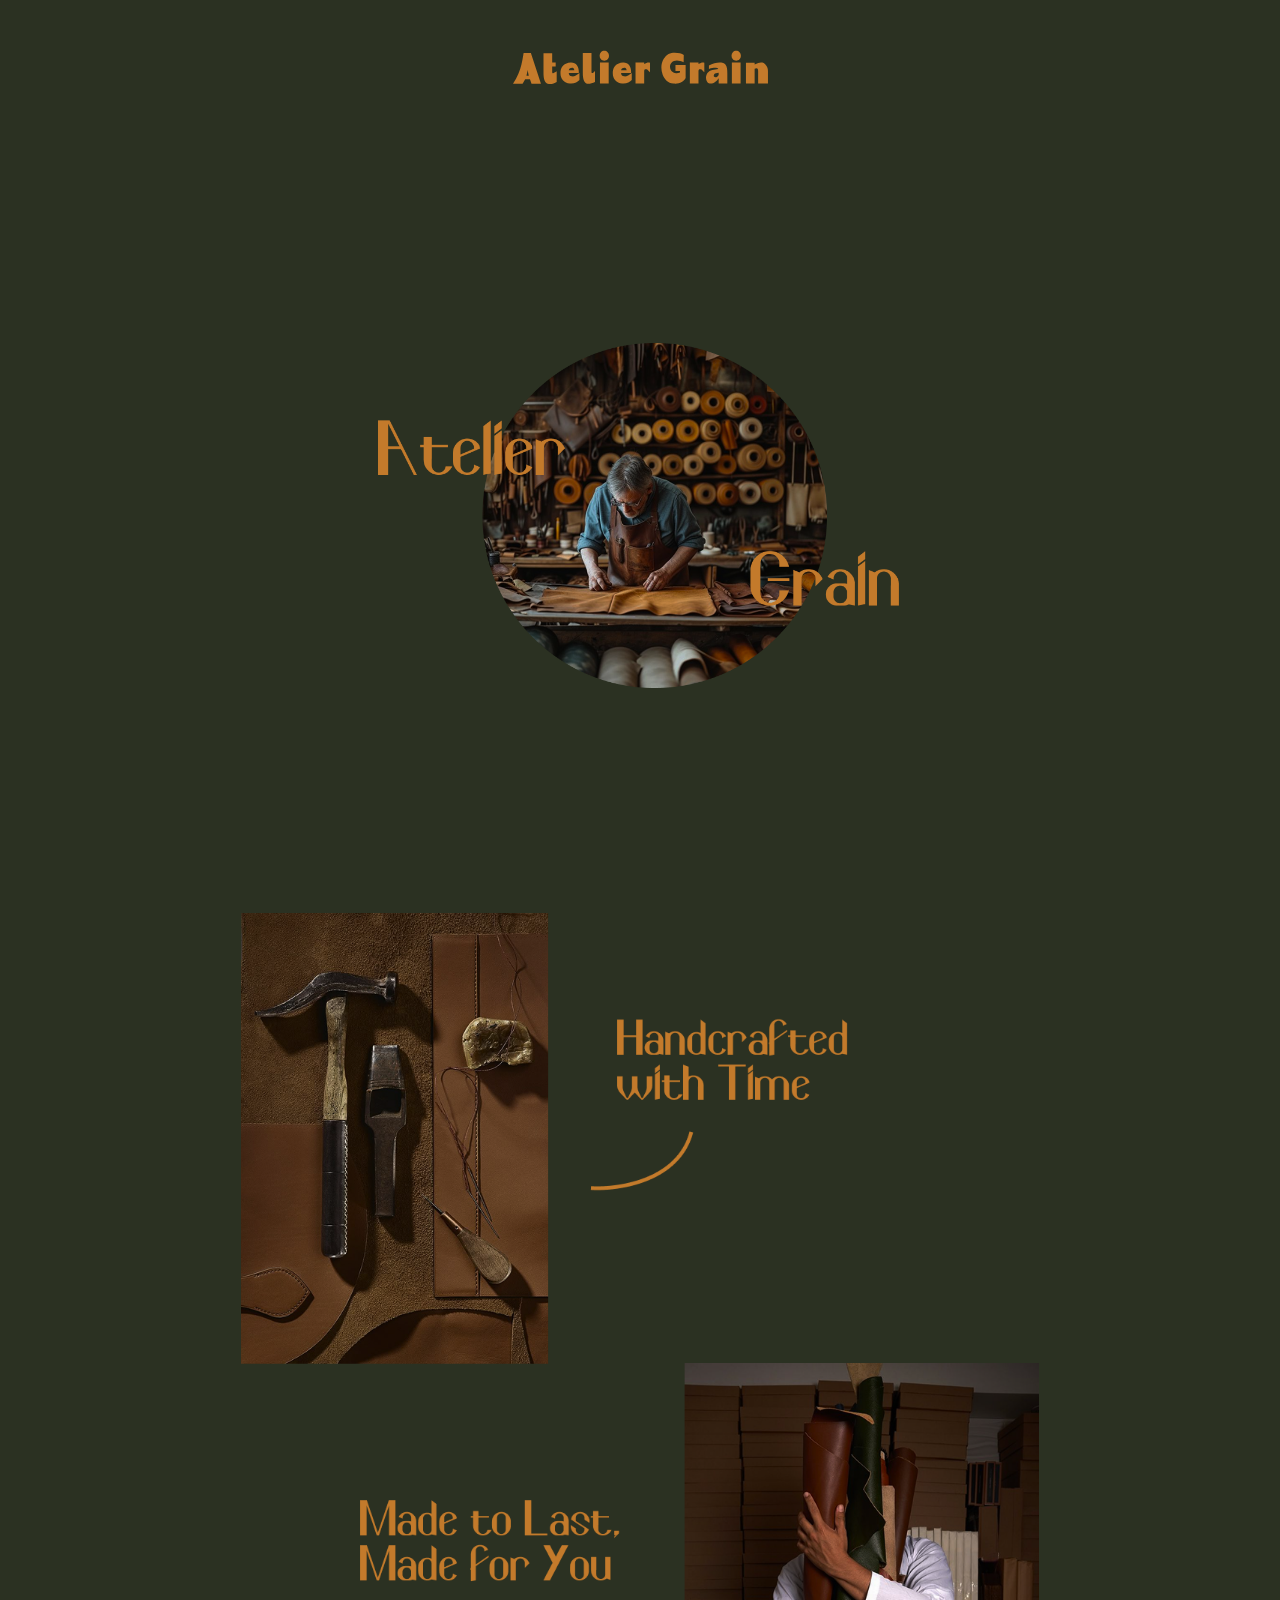
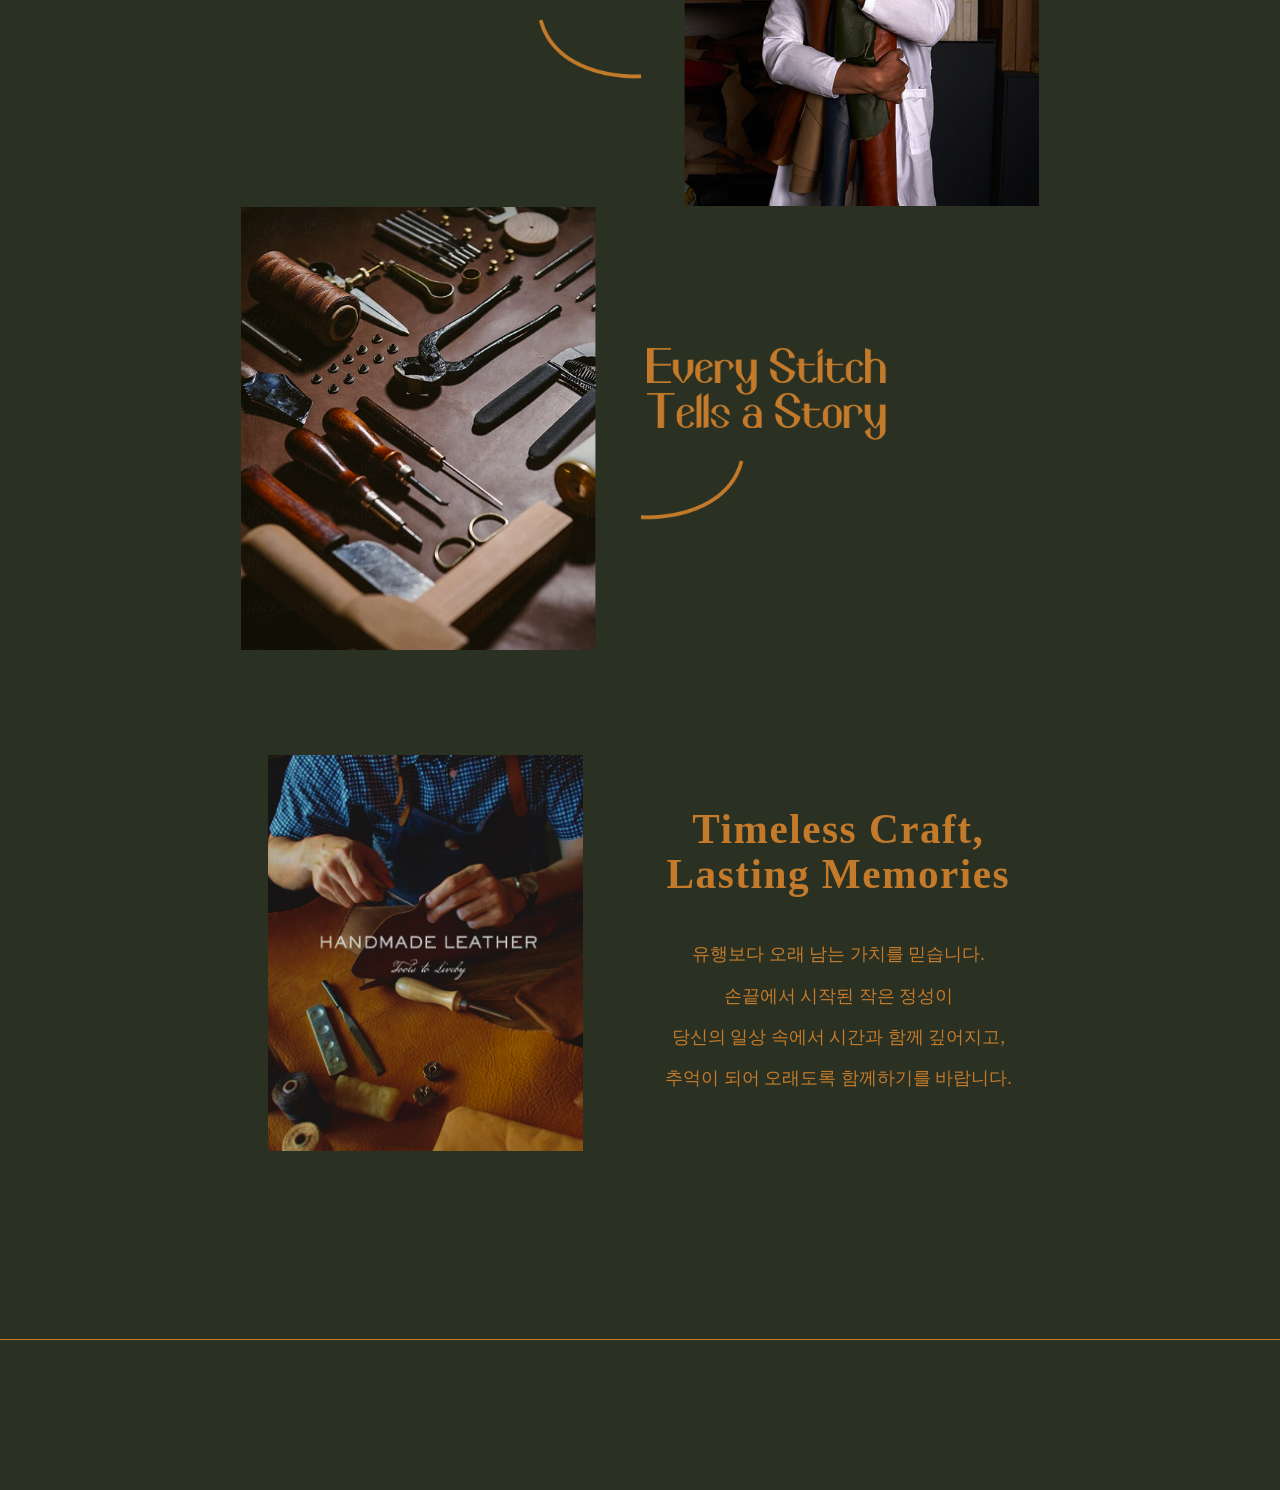
<file: index.html>
<!DOCTYPE html>
<html lang="ko">
<head>
    <meta charset="UTF-8">
    <meta name="viewport" content="width=device-width, initial-scale=1.0">
    <title>가죽공방</title>
    <link rel="stylesheet" href="style.css">
   
    

</head>
<body>
 <div class="wrap">
  <header>
  <a href="index.html" class="logo">
    <img src="Atelier Grain.svg" alt="Atelier Grain">
  </a>

  <nav class="nav">
    <ul class="nav-list">
      <li class="dropdown">
            <a href="index.html">HOME</a>

            <ul class="sub-menu">
                <li><a>메인 비주얼</a></li>
                <li><a>브랜드 한 줄 소개</a></li>
                
            </ul>
        </li>
      <li class="dropdown">
            <a href="COLLECTION.html">COLLECTION</a>

            <ul class="sub-menu">
                <li><a>가방</a></li>
                <li><a>카드지갑</a></li>
                <li><a>기타 소품</a></li>
            </ul>
        </li><li class="dropdown">
            <a href="CUSTOM.html">CUSTOM</a>

            <ul class="sub-menu">
                <li><a>주문 제작 안내</a></li>
                <li><a>각인 서비스</a></li>
                <li><a>제작 과정</a></li>
            </ul>
        </li><li class="dropdown">
            <a href="CONTACT.html">CONTACT</a>

            <ul class="sub-menu">
              
                <li><a>문의하기</a></li>
                <li><a>오시는 길</a></li>
            </ul>
        </li>
    </ul>
  </nav>
</header>

<main>
  <section class="main">
    <img src="메인1.png" alt="가죽공방 메인 이미지">
  </section>

  <section class="main-2">
    <img src="메인2.png" alt="가죽공방 작업 도구 이미지">
  </section>

  <section class="main-3">
    <div class="main-3-img">
      <img src="TOOLS to LIVEBY 1.png" alt="핸드메이드 가죽 작업 이미지">
    </div>

    <div class="main-3-text">
      <h2>Timeless Craft,<br>Lasting Memories</h2>
      <p>
        유행보다 오래 남는 가치를 믿습니다.<br>
        손끝에서 시작된 작은 정성이<br>
        당신의 일상 속에서 시간과 함께 깊어지고,<br>
        추억이 되어 오래도록 함께하기를 바랍니다.
      </p>
    </div>
  </section>
</main>
    <footer class="footer">
        <div class="foot-1">
            <p>Mon - Fri : 10:00 - 18:00  <br> 
Sat : 11:00 - 17:00   <br>
Sun & Holiday : Closed</p>
        </div>
        <div class="foot-2">
            <p>Email - hello@damgyeol.com<br>
  Call - 010-1234-5678<br>
주소 - 서울특별시 성동구 성수동 </p>
        </div>
    </footer>
 </div>
</body>
</html>
</file>
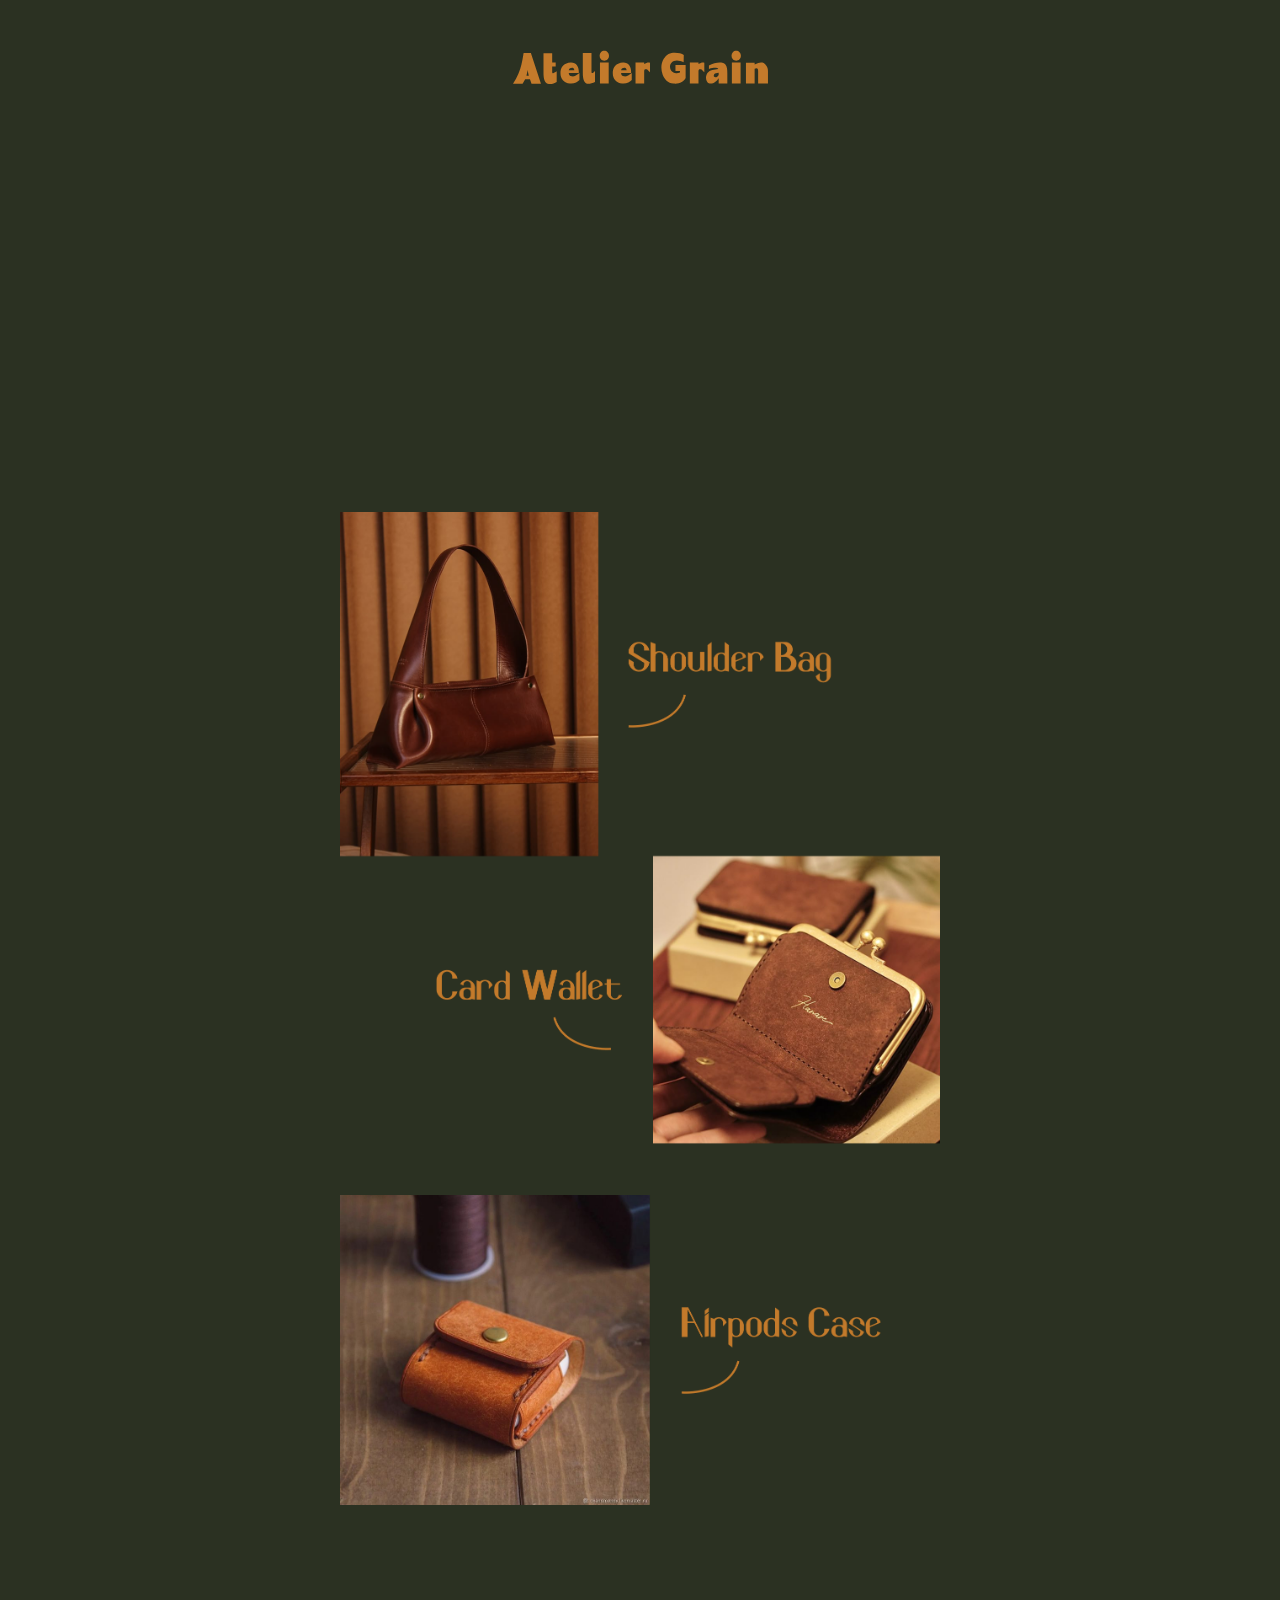
<file: COLLECTION.html>
<!DOCTYPE html>
<html lang="ko">
<head>
    <meta charset="UTF-8">
    <meta name="viewport" content="width=device-width, initial-scale=1.0">
    <title>가죽공방</title>
    <link rel="stylesheet" href="style.css">
   
    

</head>
<body>
<div class="wrap">
 <header>
  <a href="index.html" class="logo">
    <img src="Atelier Grain.svg" alt="Atelier Grain">
  </a>

  <nav class="nav">
    <ul class="nav-list">
      <li class="dropdown">
            <a href="index.html">HOME</a>

            <ul class="sub-menu">
                <li><a>메인 비주얼</a></li>
                <li><a>브랜드 한 줄 소개</a></li>
                
            </ul>
        </li>
      <li class="dropdown">
            <a href="COLLECTION.html">COLLECTION</a>

            <ul class="sub-menu">
                <li><a>가방</a></li>
                <li><a>카드지갑</a></li>
                <li><a>기타 소품</a></li>
            </ul>
        </li><li class="dropdown">
            <a href="CUSTOM.html">CUSTOM</a>

            <ul class="sub-menu">
                <li><a>주문 제작 안내</a></li>
                <li><a>각인 서비스</a></li>
                <li><a>제작 과정</a></li>
            </ul>
        </li><li class="dropdown">
            <a href="CONTACT.html">CONTACT</a>

            <ul class="sub-menu">
              
                <li><a>문의하기</a></li>
                <li><a>오시는 길</a></li>
            </ul>
        </li>
    </ul>
  </nav>
</header>

  <main>
    <h2 class="main-a">COLLECTION</h2>
    <a><img src="Group 12.png" class="co-img"></a>
  </main>

   <footer class="footer">
        <div class="foot-1">
            <p>Mon - Fri : 10:00 - 18:00  <br> 
Sat : 11:00 - 17:00   <br>
Sun & Holiday : Closed</p>
        </div>
        <div class="foot-2">
            <p>Email - hello@damgyeol.com<br>
  Call - 010-1234-5678<br>
주소 - 서울특별시 성동구 성수동 </p>
        </div>
    </footer>
</div>
</body>
</html>
</file>
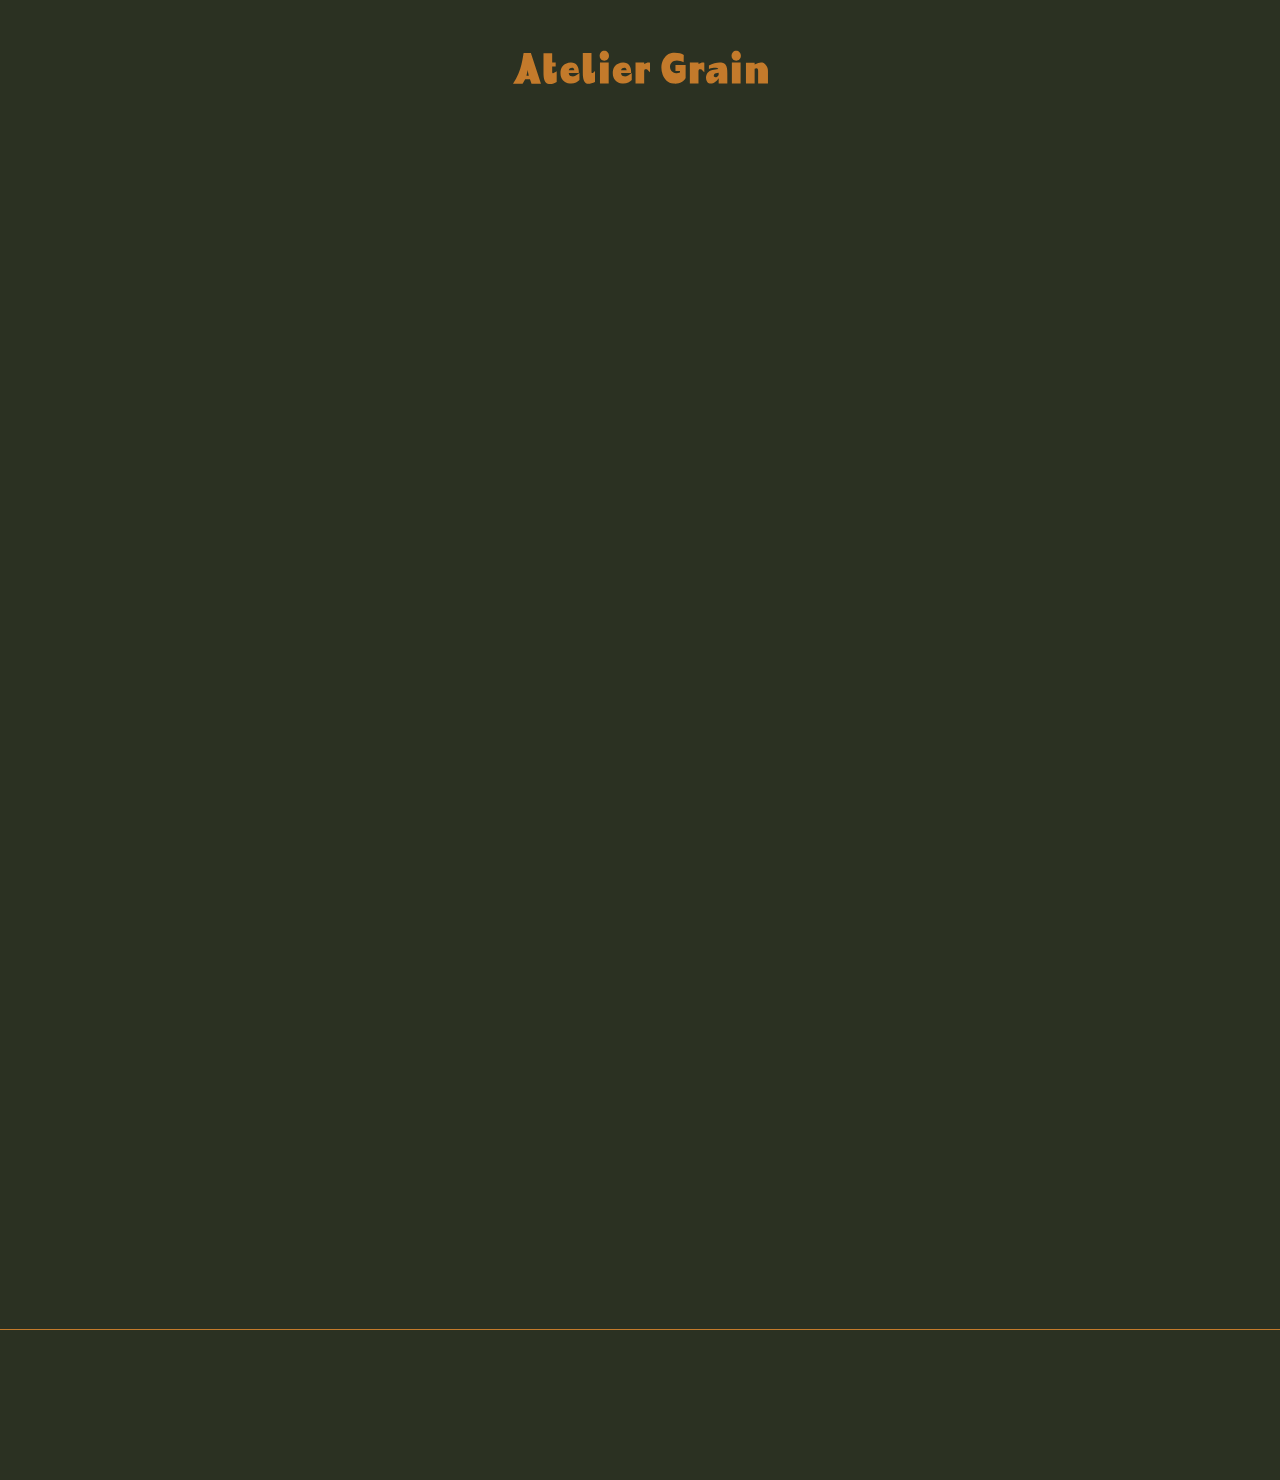
<file: CONTACT.html>
<!DOCTYPE html>
<html lang="ko">
<head>
    <meta charset="UTF-8">
    <meta name="viewport" content="width=device-width, initial-scale=1.0">
    <title>가죽공방</title>
    <link rel="stylesheet" href="style.css">
   
    

</head>
<body>
    <div class="wrap">
   <header>
  <a href="index.html" class="logo">
    <img src="Atelier Grain.svg" alt="Atelier Grain">
  </a>

  <nav class="nav">
    <ul class="nav-list">
      <li class="dropdown">
            <a href="index.html">HOME</a>

            <ul class="sub-menu">
                <li><a>메인 비주얼</a></li>
                <li><a>브랜드 한 줄 소개</a></li>
                
            </ul>
        </li>
      <li class="dropdown">
            <a href="COLLECTION.html">COLLECTION</a>

            <ul class="sub-menu">
                <li><a>가방</a></li>
                <li><a>카드지갑</a></li>
                <li><a>기타 소품</a></li>
            </ul>
        </li><li class="dropdown">
            <a href="CUSTOM.html">CUSTOM</a>

            <ul class="sub-menu">
                <li><a>주문 제작 안내</a></li>
                <li><a>각인 서비스</a></li>
                <li><a>제작 과정</a></li>
            </ul>
        </li><li class="dropdown">
            <a href="CONTACT.html">CONTACT</a>

            <ul class="sub-menu">
              
                <li><a>문의하기</a></li>
                <li><a>오시는 길</a></li>
            </ul>
        </li>
    </ul>
  </nav>
</header>

 <main class="main-4">

    <div class="ansdml">
        <h2>문의하기</h2>
        <p>
            Email - hello@damgyeol.com<br>
Call - 010-1234-5678
        </p>
    </div>



<div class="main-4-2">
    <p>찾아오는 길</p>
    <iframe class="main-4" src="https://www.google.com/maps/embed?pb=!1m18!1m12!1m3!1d12654.429951499817!2d127.05347649050586!3d37.540748923471924!2m3!1f0!2f0!3f0!3m2!1i1024!2i768!4f13.1!3m3!1m2!1s0x357ca493a3fc0081%3A0xd98c70910b3fbde9!2z7ISc7Jq47Yq567OE7IucIOyEseuPmeq1rCDshLHsiJjrj5ky6rCA!5e0!3m2!1sko!2skr!4v1782260247679!5m2!1sko!2skr" width="800" height="700" style="border:0;" allowfullscreen="" loading="lazy" referrerpolicy="strict-origin-when-cross-origin"></iframe>


</div>

 </main>

     <footer class="footer">
        <div class="foot-1">
            <p>Mon - Fri : 10:00 - 18:00  <br> 
Sat : 11:00 - 17:00   <br>
Sun & Holiday : Closed</p>
        </div>
        <div class="foot-2">
            <p>Email - hello@damgyeol.com<br>
  Call - 010-1234-5678<br>
주소 - 서울특별시 성동구 성수동 </p>
        </div>
    </footer>
    </div>
</body>
</html>
</file>
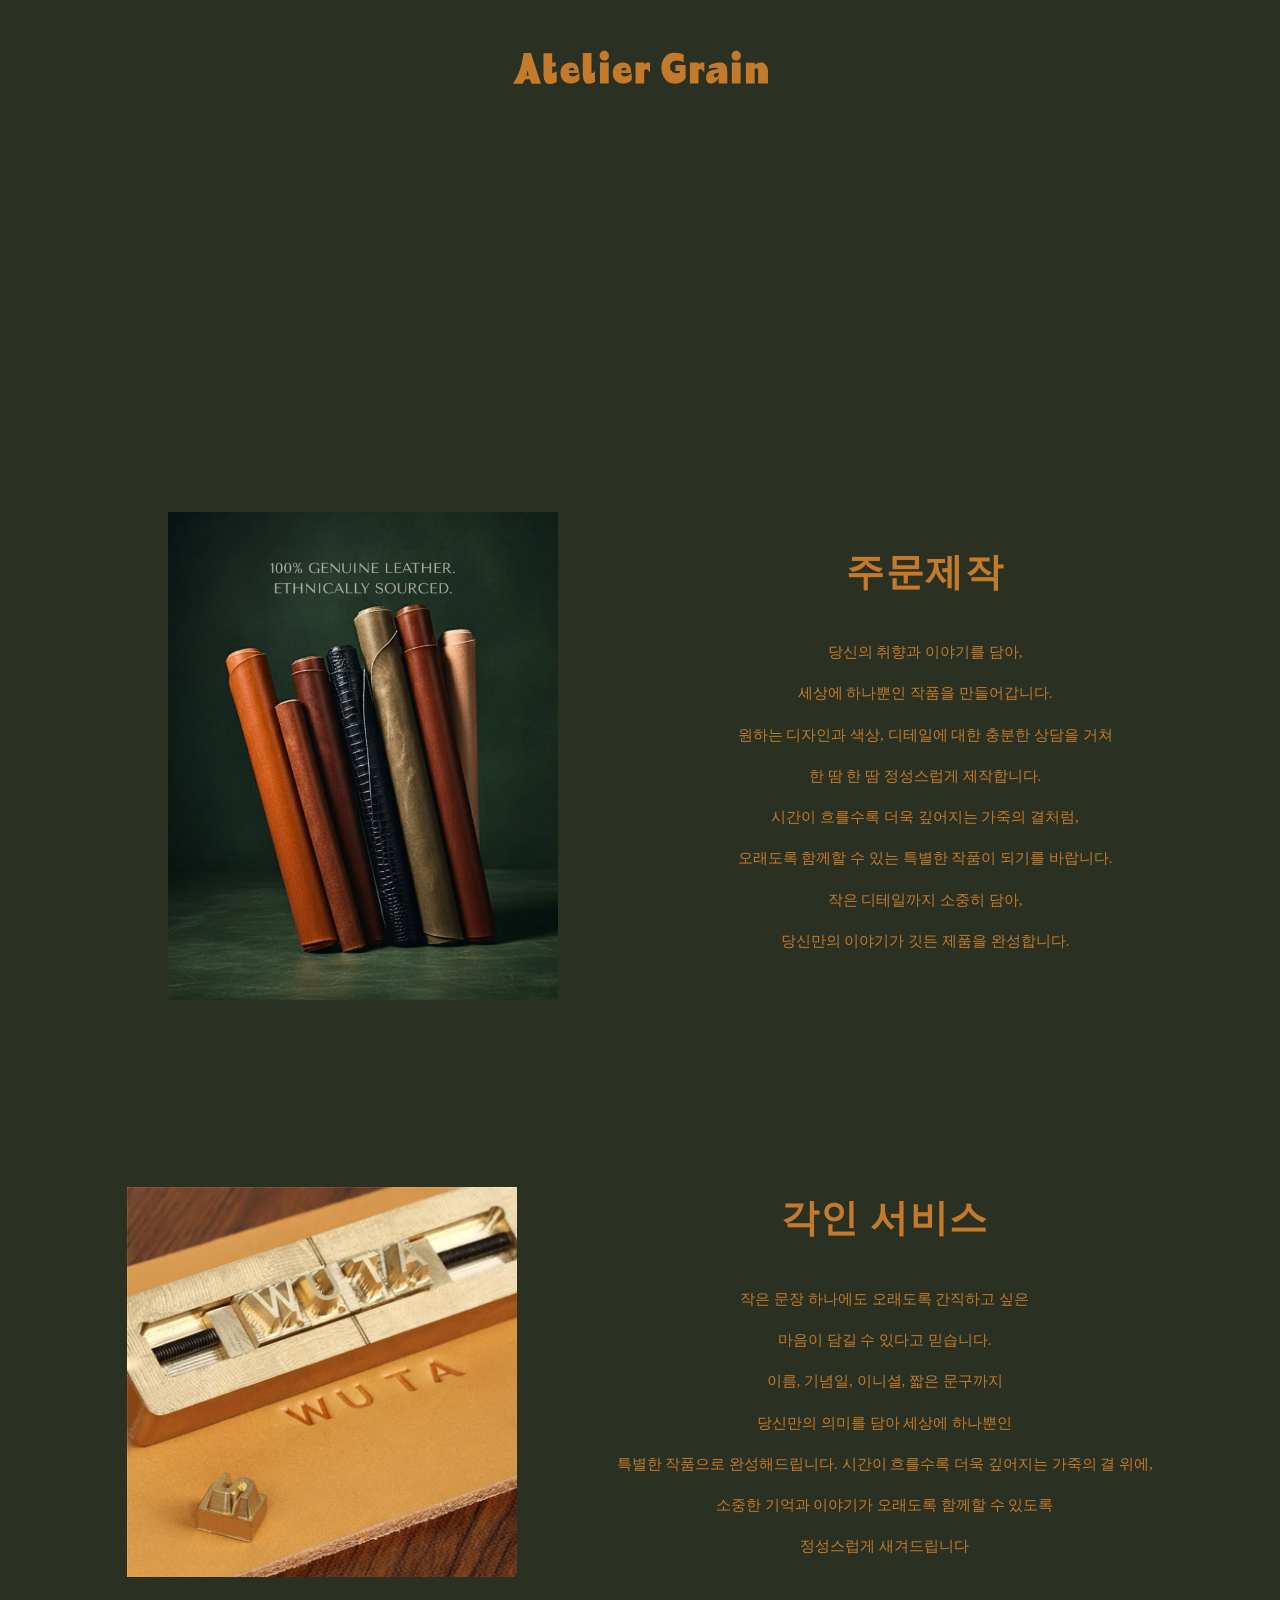
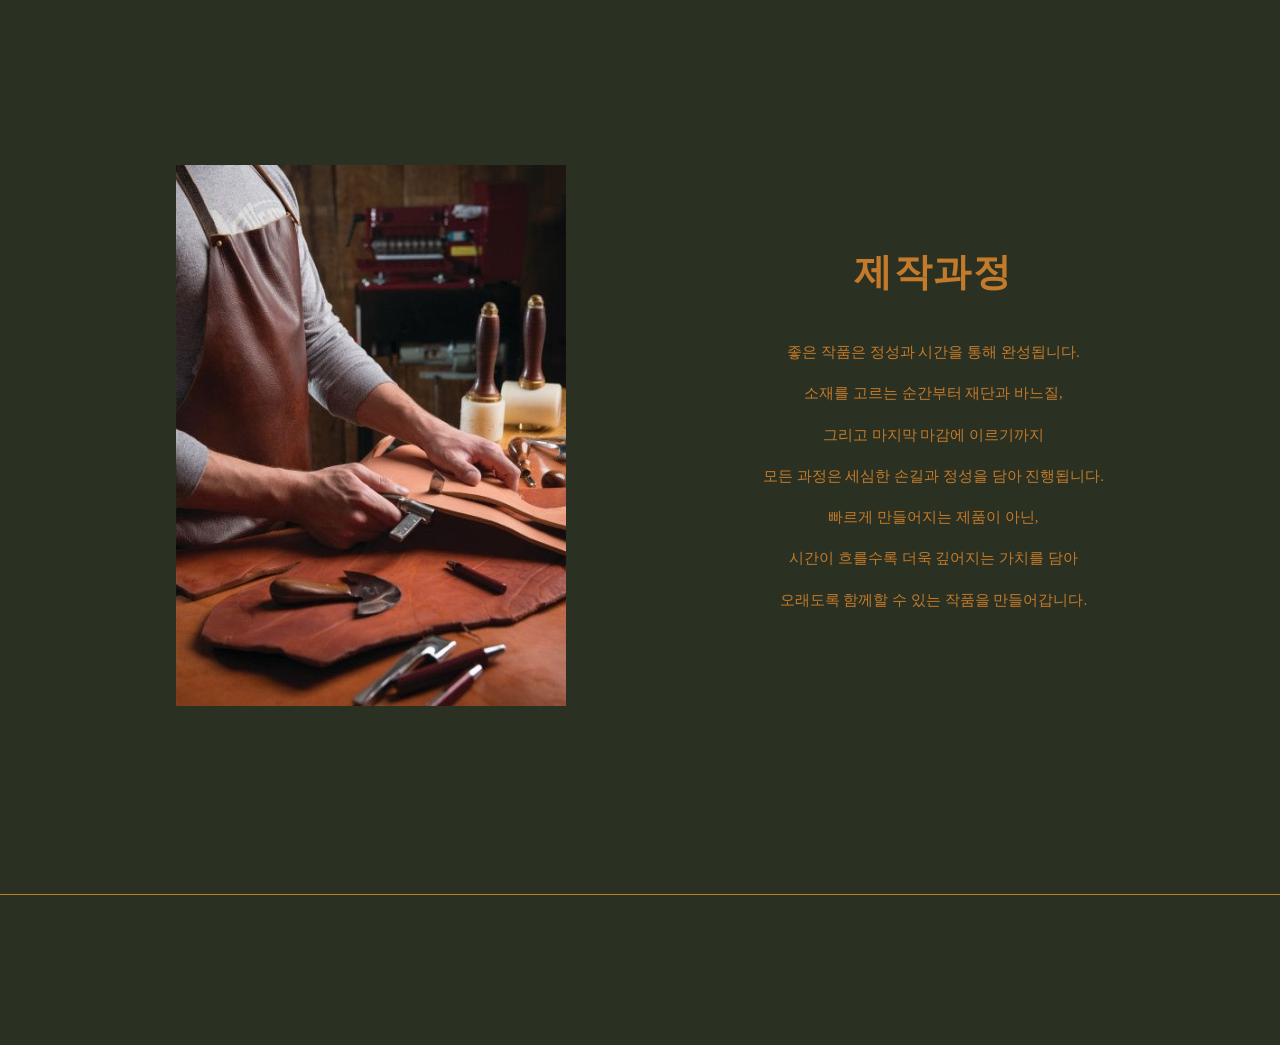
<file: CUSTOM.html>
<!DOCTYPE html>
<html lang="ko">
<head>
    <meta charset="UTF-8">
    <meta name="viewport" content="width=device-width, initial-scale=1.0">
    <title>가죽공방</title>
    <link rel="stylesheet" href="style.css">
   
    

</head>
<body>
    <div class="wrap">
 <header>
  <a href="index.html" class="logo">
    <img src="Atelier Grain.svg" alt="Atelier Grain">
  </a>

  <nav class="nav">
    <ul class="nav-list">
      <li class="dropdown">
            <a href="index.html">HOME</a>

            <ul class="sub-menu">
                <li><a>메인 비주얼</a></li>
                <li><a>브랜드 한 줄 소개</a></li>
                
            </ul>
        </li>
      <li class="dropdown">
            <a href="COLLECTION.html">COLLECTION</a>

            <ul class="sub-menu">
                <li><a>가방</a></li>
                <li><a>카드지갑</a></li>
                <li><a>기타 소품</a></li>
            </ul>
        </li><li class="dropdown">
            <a href="CUSTOM.html">CUSTOM</a>

            <ul class="sub-menu">
                <li><a>주문 제작 안내</a></li>
                <li><a>각인 서비스</a></li>
                <li><a>제작 과정</a></li>
            </ul>
        </li><li class="dropdown">
            <a href="CONTACT.html">CONTACT</a>

            <ul class="sub-menu">
              
                <li><a>문의하기</a></li>
                <li><a>오시는 길</a></li>
            </ul>
        </li>
    </ul>
  </nav>
</header>

  <main>
    <h3 class="main-b">CUSTOM</h3>

<section class="main-b1">
    <div class="main-b1-img">
      <img src="주문제작.jpg" alt="주문제작">
    </div>

    <div class="main-b1-text">
      <h2>주문제작</h2>
      <p>
        당신의 취향과 이야기를 담아,<br> 세상에 하나뿐인 작품을 만들어갑니다.<br>
원하는 디자인과 색상, 디테일에 대한 충분한 상담을 거쳐<br> 한 땀 한 땀 정성스럽게 제작합니다.<br> 시간이 흐를수록 더욱 깊어지는 가죽의 결처럼,<br> 오래도록 함께할 수 있는 특별한 작품이 되기를 바랍니다.<br>
작은 디테일까지 소중히 담아,<br> 당신만의 이야기가 깃든 제품을 완성합니다.
      </p>
    </div>
  </section>

  <section class="main-b1">
    <div class="main-b1-img">
      <img src="각인.jpg" alt="각인">
    </div>

    <div class="main-b1-text">
      <h2>각인 서비스</h2>
      <p>
       작은 문장 하나에도 오래도록 간직하고 싶은 <br>
마음이 담길 수 있다고 믿습니다.<br>
이름, 기념일, 이니셜, 짧은 문구까지<br> 당신만의 의미를 담아 세상에 하나뿐인<br> 
특별한 작품으로 완성해드립니다.
시간이 흐를수록 더욱 깊어지는 가죽의 결 위에,<br> 소중한 기억과 이야기가 오래도록 함께할 수 있도록<br> 정성스럽게 새겨드립니다
      </p>
    </div>
  </section>

  <section class="main-b1">
    <div class="main-b1-img">
      <img src="제작과정.jpg" alt="제작과정">
    </div>

    <div class="main-b1-text">
      <h2>제작과정</h2>
      <p>
        좋은 작품은 정성과 시간을 통해 완성됩니다.<br>
소재를 고르는 순간부터 재단과 바느질,<br> 그리고 마지막 마감에 이르기까지<br> 모든 과정은 세심한 손길과 정성을 담아 진행됩니다.<br>
빠르게 만들어지는 제품이 아닌,<br> 시간이 흐를수록 더욱 깊어지는 가치를 담아<br> 오래도록 함께할 수 있는 작품을 만들어갑니다.
      </p>
    </div>
  </section>

  </main>

     <footer class="footer">
        <div class="foot-1">
            <p>Mon - Fri : 10:00 - 18:00  <br> 
Sat : 11:00 - 17:00   <br>
Sun & Holiday : Closed</p>
        </div>
        <div class="foot-2">
            <p>Email - hello@damgyeol.com<br>
  Call - 010-1234-5678<br>
주소 - 서울특별시 성동구 성수동 </p>
        </div>
    </footer>
    </div>
</body>
</html>
</file>
<file: style.css>
@font-face {
    font-family: "HSJiptokki-Black";
    src: url("./HSJiptokki-Black.ttf") format("truetype");
    font-weight: normal;
    font-style: normal;
}
@font-face {
    font-family: "116watermelon";
    src: url("C:\Users\kny20\Desktop\가죽공방\116watermelon.otf") format("truetype");
    font-weight: normal;
    font-style: normal;
}
@font-face {
    font-family: "62570";
    src: url("C:\Users\kny20\Desktop\가죽공방\62570체.ttf") format("truetype");
    font-weight: normal;
    font-style: normal;
}
*{
    margin: 0 auto;
    padding: 0;
    box-sizing: border-box;
}
.wrap {
  zoom: 0.75;
}


body{
    background-color: #2B3122;
}
a{
    color: #C37A2B;
    text-decoration: none;
}
img{
    display: block;
    max-width: 100%;
}
.header{
    width: 100%;
    height: 90px;
    padding: 0 70px;
    display: flex;
    justify-content: space-between;
    align-items: center;
}
.logo img{
    width: 340px; 
    height: 180px;
    margin-bottom: 40px;
}
.nav-list{
    width: 1200px;
    display: flex; /*가로로 배치*/
    list-style: none; /*점 없애기*/
    font-family: "HSJiptokki-Black";
}
.nav-list a{
    transition: 0.3s;
    font-weight: 700; /*폰트 두껍게*/
}

.nav-list a:hover{
    color: #ffb347;
}

.nav-list{
    font-size: 26px;
    display: flex;
    gap: 100px;
    list-style: none;
}

.nav-list li{
    position: relative; /*드롭다운 아래에 나타나게 하는 기준점 역할을함 부모를 기준으로 자식을 위치시킬수있게함*/
}

.sub-menu{
    font-size: 22px;
    width: 150px;
    position: absolute; /*부모를 기준으로 원하는 위치에 매치해주는거*/
    top: 30px; /*부모 메뉴로부터 아래로 30px이동*/
    left: 50%;  /*왼쪽에서 50% 위치까지 이동 이것만 하면 살짝 오른쪽으로 치우침 그래서 밑에*/
    transform: translateX(-50%); /*50%갔던걸 자기 자신의 절반만큼 왼쪽으로 당겨서 가운데 정렬 됨*/
    list-style: none;

    display: none; /*처음엔 숨기기*/

    text-align: center;
}

.sub-menu li{
    margin-top: 15px; /*메뉴 사이 간격*/
}

.dropdown:hover .sub-menu{
    display: block; /*마우스 올리면 나타나기*/
}


.main{
    display: flex;
    justify-content: center;
    padding-top: 200px;
    padding-bottom: 300px;
}
.main img{
    width: 700px;
}
.main-2{
    display: flex;
    justify-content: center;
    padding-bottom: 140px;
}

.main-3{
    width: 1000px;
    margin: 0 auto;
    padding-bottom: 250px;
    display: flex;
    align-items: center;
    gap: 100px;
}
.main-3 img{
    width: 420px;
}
.main-3-text p{
    color: #C37A2B;
    text-align: center;
    font-size: 24px;
    font-family: "62570";
    line-height: 55px;
    margin-top: 50px;
}
.main-3-text h2{
    color: #C37A2B;
    font-family: "116watermelon";
    font-size: 55px;
    text-align: center; /*가운데정렬*/
    line-height: 60px; /*글자행단*/
    letter-spacing: 2px; /*글자자간*/
}


.footer{
    color: #C37A2B;
    font-family: "HSJiptokki-Black";
    font-size: 24px;
    display: flex;
    justify-content: space-between;
    padding-bottom: 50px;
    border-top: 1px solid #C37A2B;
}

.foot-1{
    padding-top: 50px;
}
.foot-2{
    text-align: right;
    padding-top: 50px;
}



/*페이지2*/

.main-a{
    color: #C37A2B;
    font-family: "HSJiptokki-Black";
    text-align: center;
    font-size: 60px;
    padding: 140px;
    padding-bottom: 200px;
}
.co-img{
    width: 800px;
    height: auto;
    padding-bottom: 250px;
}

/*페이지3*/

.main-b{
    color: #C37A2B;
    font-family: "HSJiptokki-Black";
    text-align: center;
    font-size: 60px;
    padding: 140px;
    padding-bottom: 200px;
}



.main-b1{
    width: 1500px;
    margin: 0 auto;
    padding-bottom: 250px;
    justify-content: center;    
    display: flex;
    align-items: center;
    gap: px;
}
.main-b1 img{
    width: 520px;
}
.main-b1-text p{
    color: #C37A2B;
    text-align: center;
    font-size: 20px;
    font-family: "62570";
    line-height: 55px;
    margin-top: 50px;
}
.main-b1-text h2{
    color: #C37A2B;
    font-family: "116watermelon";
    font-size: 50px;
    text-align: center; /*가운데정렬*/
    line-height: 60px; /*글자행단*/
    letter-spacing: 2px; /*글자자간*/
}

/*페이지 4*/

.main-4{
    display: block;
    justify-content: center;
    text-align: center;
    padding-top: 200px;
  
}
.ansdml{
    font-family: "HSJiptokki-Black";
    color: #C37A2B;
    gap: 10px;
}
.ansdml h2{
    font-size: 40px;
}
.ansdml p{
    font-size: 30px;
}
.main-4-2 {
    display: flex;
    flex-direction: column;
    align-items: center ;
    justify-content: flex-start;
    gap: 10px ;
    height: auto;
    min-height: 0;
}

.main-4-2 p {
    margin: 200px 0 10px 0 ;
    padding: 0 ;
    font-size: 40px;
    font-family: "HSJiptokki-Black";
    color: #C37A2B;
}

.main-4-2 iframe {
    margin: 0 auto 200px ;
    padding: 0 ;
}

/* 모바일 */
@media screen and (max-width: 768px) {

    body {
        overflow-x: hidden;
    }

    .wrap {
        zoom: 1 !important;
        width: 100%;
        overflow-x: hidden;
    }

    /* COLLECTION 큰 제목 */
    .main-a {
        width: 100%;
        font-size: 38px;
        padding: 80px 20px 100px;
        text-align: center;
    }

    /* 컬렉션 이미지 */
    .co-img {
        width: 90%;
        max-width: 450px;
        height: auto;
        padding-bottom: 100px;
        margin: 0 auto;
    }

    /* 메뉴 */
    .nav-list {
        width: 100%;
        gap: 15px;
        justify-content: space-around;
        flex-wrap: nowrap;
        font-size: 14px;
    }

    .header {
        width: 100%;
        padding: 15px;
    }

    .logo img {
        width: 200px;
        height: auto;
        margin: 0 auto;
    }
}
</file>
